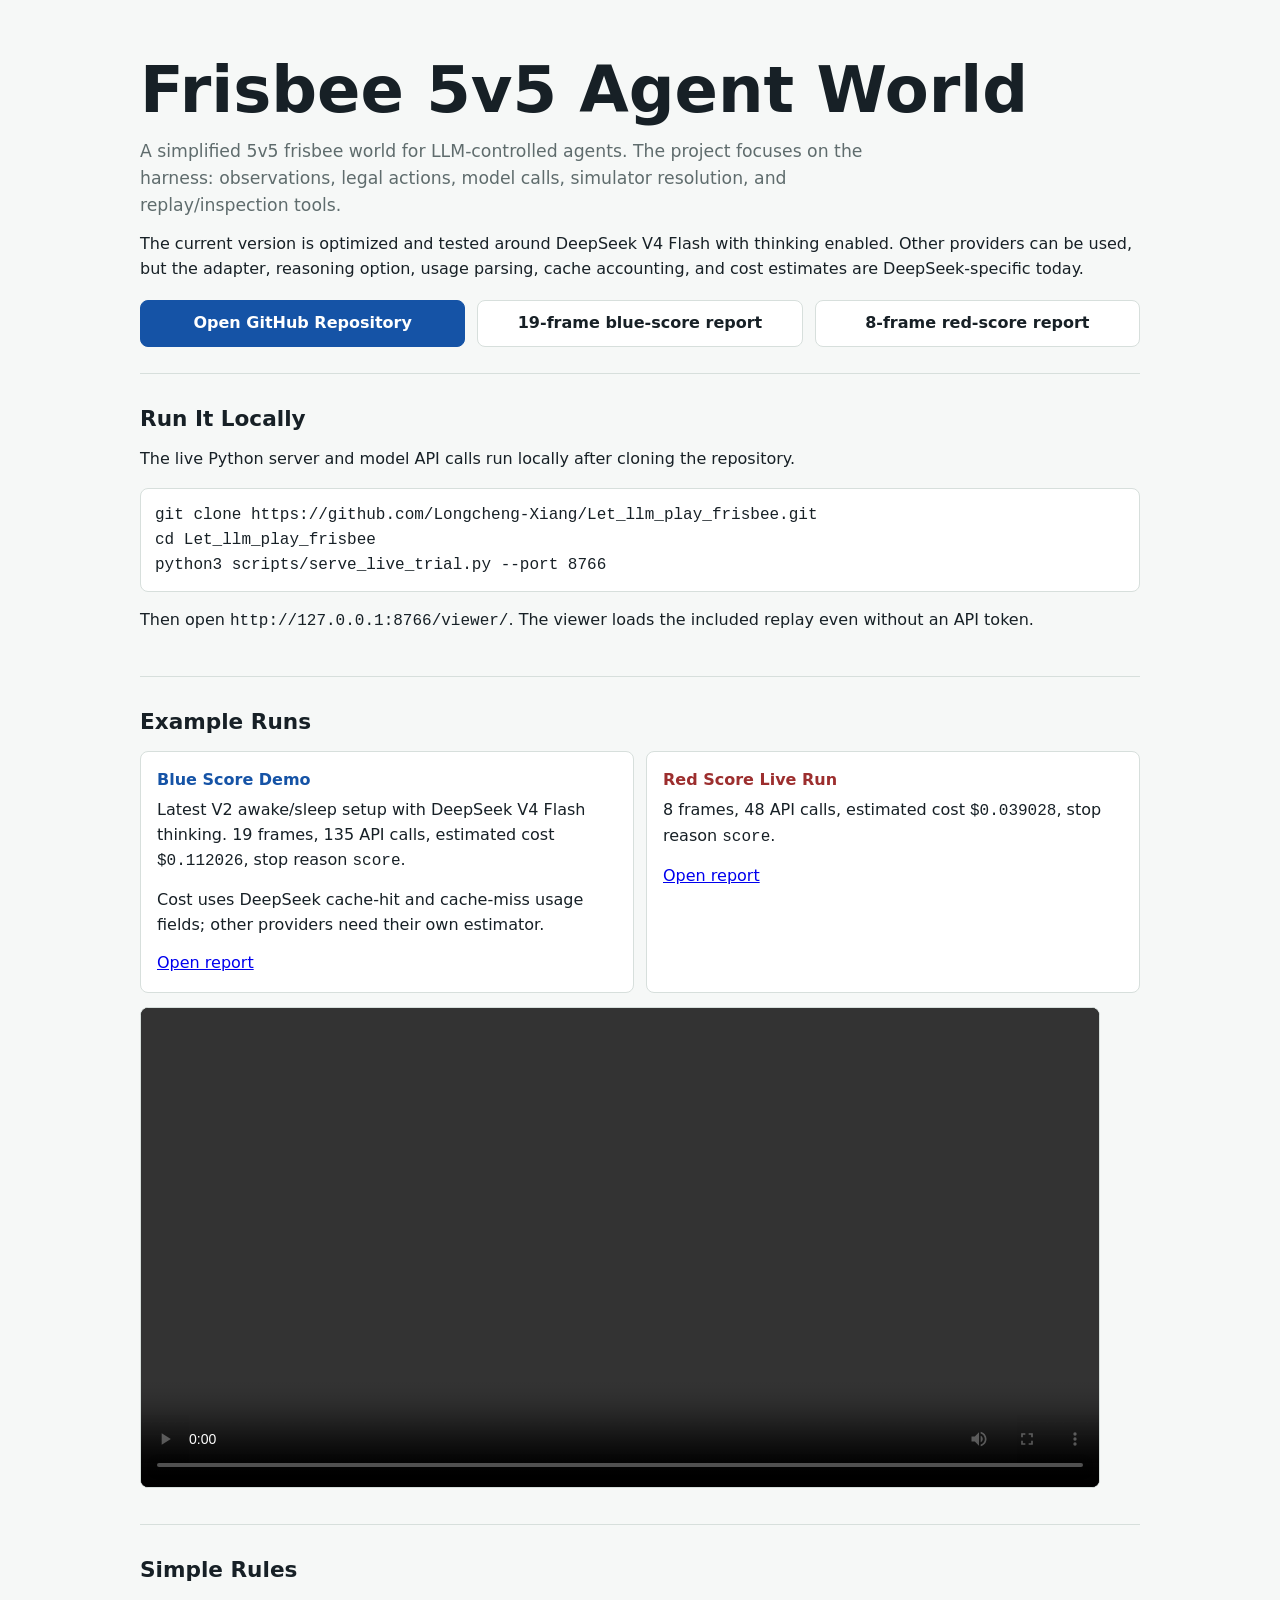
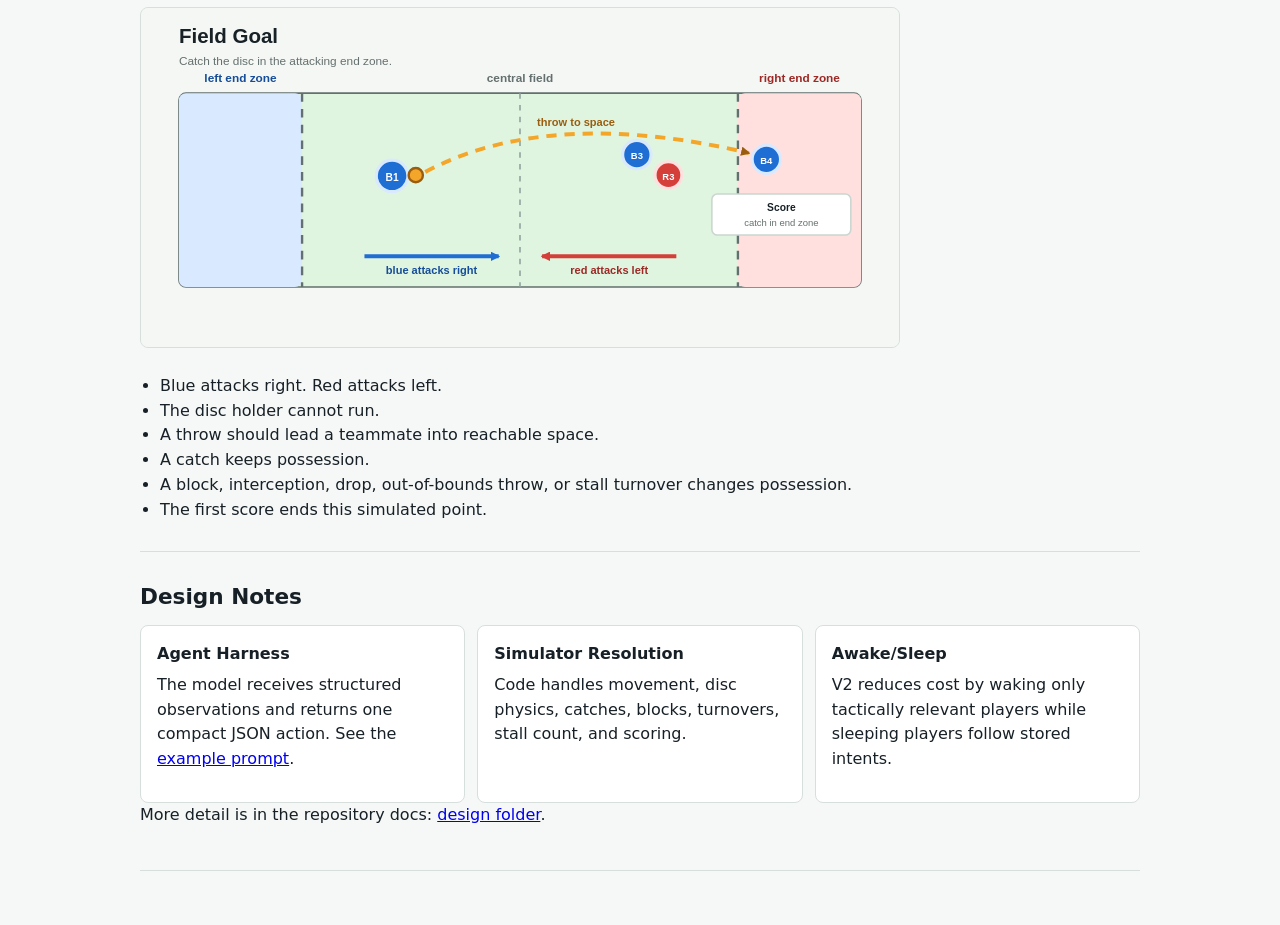
<file: docs/index.html>
<!doctype html>
<html lang="en">
  <head>
    <meta charset="utf-8" />
    <meta name="viewport" content="width=device-width, initial-scale=1" />
    <title>Frisbee 5v5 Agent World</title>
    <style>
      :root {
        color-scheme: light;
        --ink: #172026;
        --muted: #5f6c6d;
        --line: #d7dfdc;
        --blue: #1553a6;
        --red: #9c2e2e;
        --field: #e7f4e8;
        --panel: #ffffff;
      }

      * {
        box-sizing: border-box;
      }

      body {
        margin: 0;
        font-family: Inter, ui-sans-serif, system-ui, -apple-system, BlinkMacSystemFont, "Segoe UI", sans-serif;
        color: var(--ink);
        background: #f6f8f7;
        line-height: 1.55;
      }

      main {
        max-width: 1040px;
        margin: 0 auto;
        padding: 36px 20px 56px;
      }

      header {
        padding: 22px 0 26px;
        border-bottom: 1px solid var(--line);
      }

      h1 {
        margin: 0;
        font-size: clamp(2rem, 6vw, 4rem);
        line-height: 1;
        letter-spacing: 0;
      }

      h2 {
        margin: 0 0 12px;
        font-size: 1.35rem;
      }

      p {
        margin: 0 0 14px;
      }

      .lede {
        max-width: 760px;
        margin-top: 16px;
        color: var(--muted);
        font-size: 1.08rem;
      }

      section {
        padding: 28px 0;
        border-bottom: 1px solid var(--line);
      }

      .actions,
      .cards {
        display: grid;
        gap: 12px;
      }

      .actions {
        grid-template-columns: repeat(auto-fit, minmax(220px, 1fr));
        margin-top: 18px;
      }

      .button {
        display: inline-flex;
        align-items: center;
        justify-content: center;
        min-height: 46px;
        padding: 10px 14px;
        border: 1px solid var(--line);
        border-radius: 8px;
        background: var(--panel);
        color: var(--ink);
        font-weight: 750;
        text-decoration: none;
      }

      .button.primary {
        border-color: var(--blue);
        background: var(--blue);
        color: white;
      }

      .cards {
        grid-template-columns: repeat(auto-fit, minmax(260px, 1fr));
      }

      article {
        padding: 16px;
        border: 1px solid var(--line);
        border-radius: 8px;
        background: var(--panel);
      }

      article strong {
        display: block;
        margin-bottom: 6px;
      }

      code,
      pre {
        font-family: ui-monospace, SFMono-Regular, Menlo, Consolas, monospace;
      }

      pre {
        overflow-x: auto;
        padding: 14px;
        border: 1px solid var(--line);
        border-radius: 8px;
        background: #fff;
      }

      ul {
        margin: 0;
        padding-left: 20px;
      }

      video {
        width: 100%;
        max-width: 960px;
        margin-top: 14px;
        border: 1px solid var(--line);
        border-radius: 8px;
        background: #111;
      }

      .rule-figure {
        width: 100%;
        max-width: 760px;
        margin: 8px 0 18px;
        border: 1px solid var(--line);
        border-radius: 8px;
        background: var(--field);
      }

      .red {
        color: var(--red);
      }

      .blue {
        color: var(--blue);
      }
    </style>
  </head>
  <body>
    <main>
      <header>
        <h1>Frisbee 5v5 Agent World</h1>
        <p class="lede">
          A simplified 5v5 frisbee world for LLM-controlled agents. The project focuses on the harness:
          observations, legal actions, model calls, simulator resolution, and replay/inspection tools.
        </p>
        <p>
          The current version is optimized and tested around DeepSeek V4 Flash with thinking enabled. Other
          providers can be used, but the adapter, reasoning option, usage parsing, cache accounting, and cost
          estimates are DeepSeek-specific today.
        </p>
        <div class="actions">
          <a class="button primary" href="https://github.com/Longcheng-Xiang/Let_llm_play_frisbee">Open GitHub Repository</a>
          <a class="button" href="examples/final_demo_19f_score_report.html">19-frame blue-score report</a>
          <a class="button" href="examples/red_score_8f_live_report.html">8-frame red-score report</a>
        </div>
      </header>

      <section>
        <h2>Run It Locally</h2>
        <p>The live Python server and model API calls run locally after cloning the repository.</p>
        <pre><code>git clone https://github.com/Longcheng-Xiang/Let_llm_play_frisbee.git
cd Let_llm_play_frisbee
python3 scripts/serve_live_trial.py --port 8766</code></pre>
        <p>Then open <code>http://127.0.0.1:8766/viewer/</code>. The viewer loads the included replay even without an API token.</p>
      </section>

      <section id="example-runs">
        <h2>Example Runs</h2>
        <div class="cards">
          <article>
            <strong class="blue">Blue Score Demo</strong>
            <p>Latest V2 awake/sleep setup with DeepSeek V4 Flash thinking. 19 frames, 135 API calls, estimated cost <code>$0.112026</code>, stop reason <code>score</code>.</p>
            <p>Cost uses DeepSeek cache-hit and cache-miss usage fields; other providers need their own estimator.</p>
            <a href="examples/final_demo_19f_score_report.html">Open report</a>
          </article>
          <article>
            <strong class="red">Red Score Live Run</strong>
            <p>8 frames, 48 API calls, estimated cost <code>$0.039028</code>, stop reason <code>score</code>.</p>
            <a href="examples/red_score_8f_live_report.html">Open report</a>
          </article>
        </div>
        <video controls preload="metadata">
          <source src="media/frisbee-project-demo-video.mp4" type="video/mp4" />
        </video>
      </section>

      <section>
        <h2>Simple Rules</h2>
        <img class="rule-figure" src="assets/simple_rules_field.svg" alt="Frisbee field with blue attacking right and red attacking left" />
        <ul>
          <li>Blue attacks right. Red attacks left.</li>
          <li>The disc holder cannot run.</li>
          <li>A throw should lead a teammate into reachable space.</li>
          <li>A catch keeps possession.</li>
          <li>A block, interception, drop, out-of-bounds throw, or stall turnover changes possession.</li>
          <li>The first score ends this simulated point.</li>
        </ul>
      </section>

      <section>
        <h2>Design Notes</h2>
        <div class="cards">
          <article>
            <strong>Agent Harness</strong>
            <p>The model receives structured observations and returns one compact JSON action. See the <a href="https://github.com/Longcheng-Xiang/Let_llm_play_frisbee/blob/main/docs/design/example_prompt.md">example prompt</a>.</p>
          </article>
          <article>
            <strong>Simulator Resolution</strong>
            <p>Code handles movement, disc physics, catches, blocks, turnovers, stall count, and scoring.</p>
          </article>
          <article>
            <strong>Awake/Sleep</strong>
            <p>V2 reduces cost by waking only tactically relevant players while sleeping players follow stored intents.</p>
          </article>
        </div>
        <p>
          More detail is in the repository docs:
          <a href="https://github.com/Longcheng-Xiang/Let_llm_play_frisbee/tree/main/docs/design">design folder</a>.
        </p>
      </section>
    </main>
  </body>
</html>
</file>
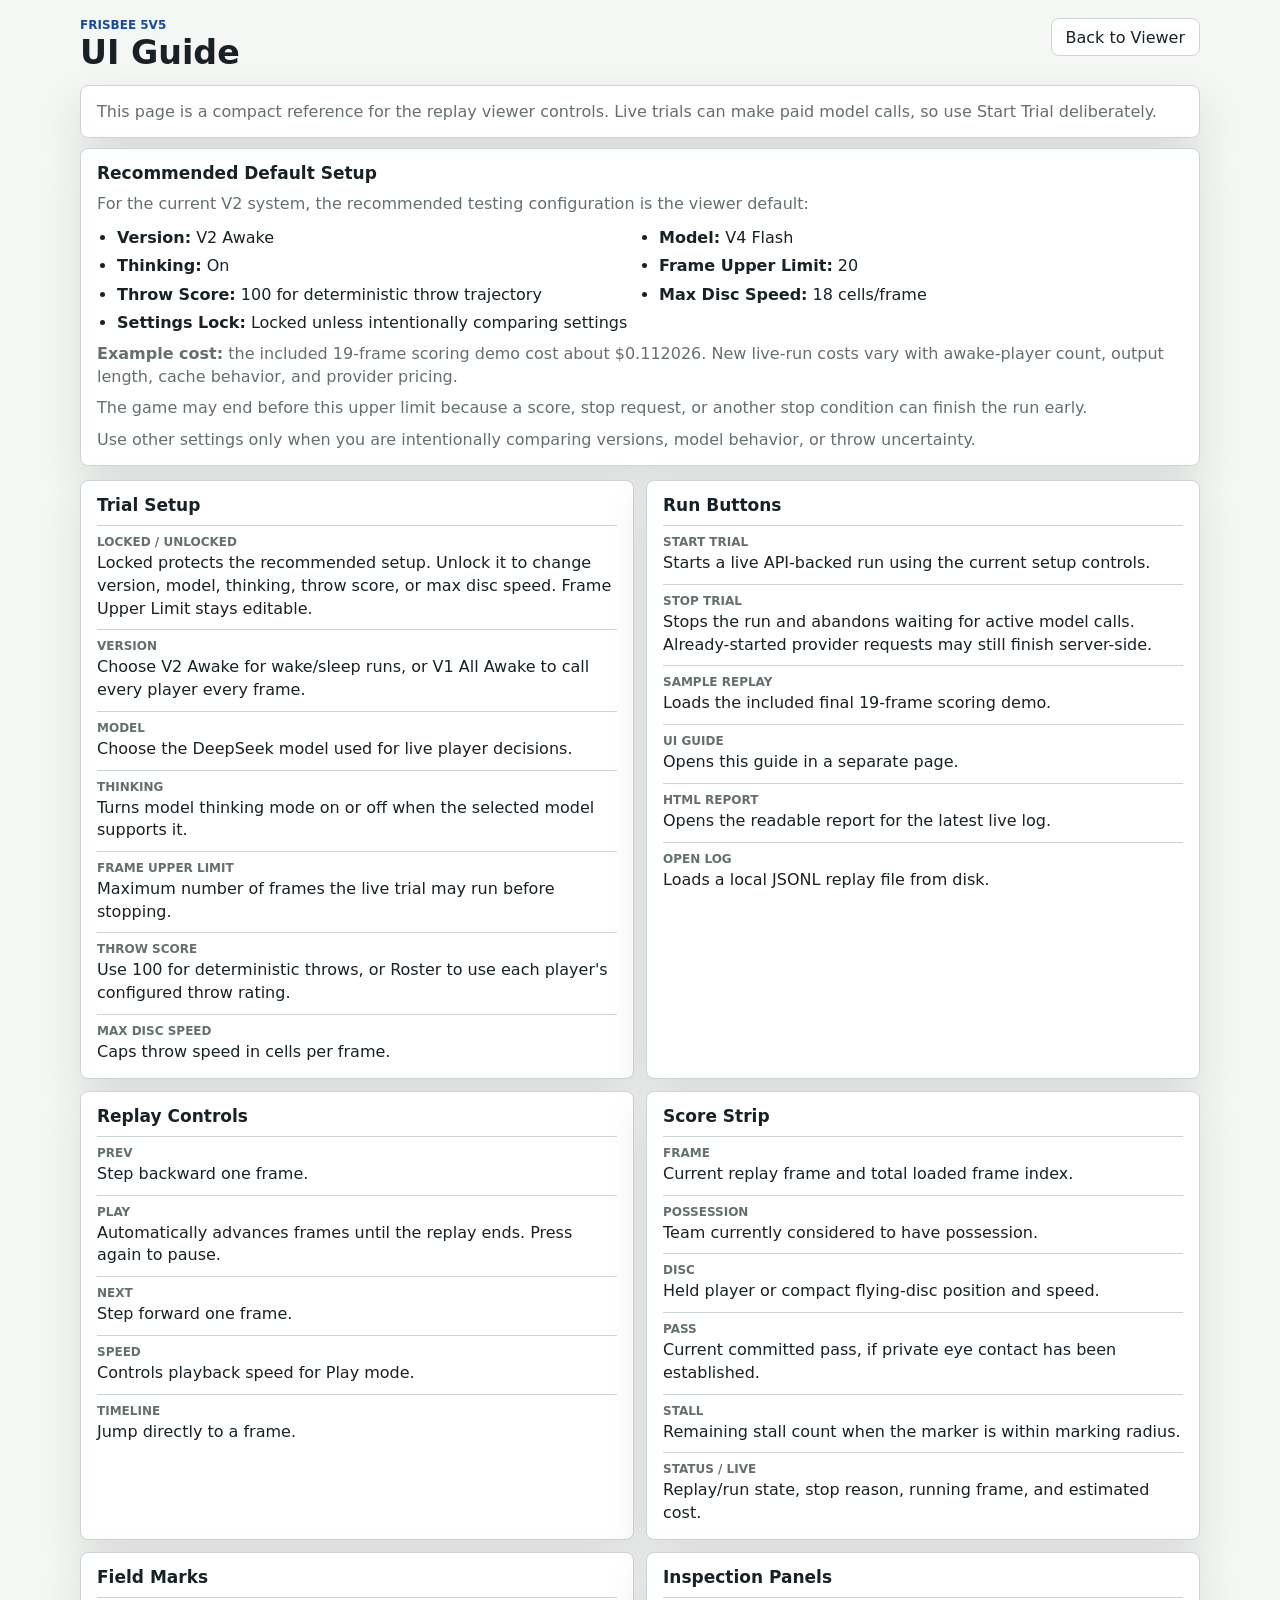
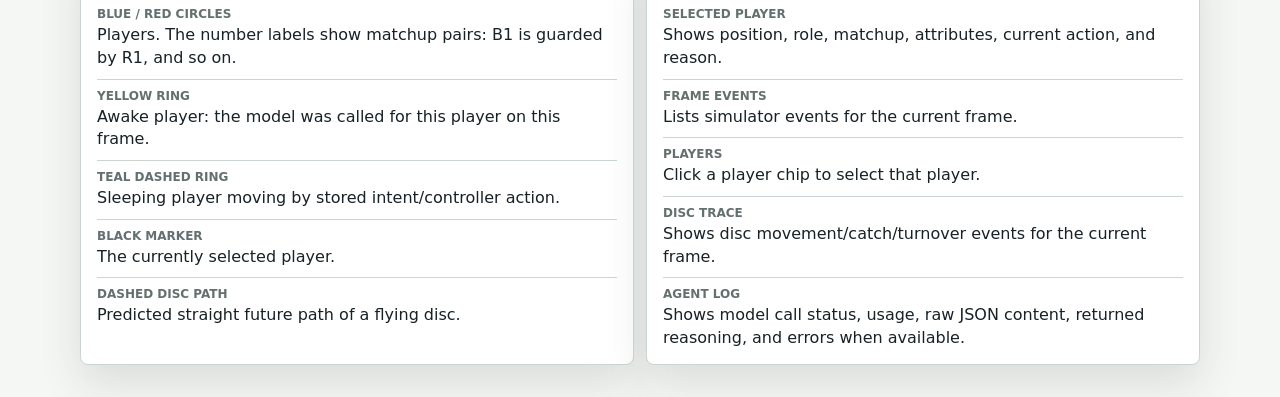
<file: viewer/ui-guide.html>
<!doctype html>
<html lang="en">
  <head>
    <meta charset="utf-8" />
    <meta name="viewport" content="width=device-width, initial-scale=1" />
    <title>Frisbee 5v5 UI Guide</title>
    <link rel="stylesheet" href="./styles.css?v=submission-1" />
  </head>
  <body>
    <main class="guide-shell">
      <header class="guide-header">
        <div>
          <p class="eyebrow">Frisbee 5v5</p>
          <h1>UI Guide</h1>
        </div>
        <a class="button-link" href="./">Back to Viewer</a>
      </header>

      <section class="guide-intro">
        <p>This page is a compact reference for the replay viewer controls. Live trials can make paid model calls, so use Start Trial deliberately.</p>
      </section>

      <section class="guide-recommended" aria-label="Recommended default configuration">
        <h2>Recommended Default Setup</h2>
        <p>For the current V2 system, the recommended testing configuration is the viewer default:</p>
        <ul>
          <li><strong>Version:</strong> V2 Awake</li>
          <li><strong>Model:</strong> V4 Flash</li>
          <li><strong>Thinking:</strong> On</li>
          <li><strong>Frame Upper Limit:</strong> 20</li>
          <li><strong>Throw Score:</strong> 100 for deterministic throw trajectory</li>
          <li><strong>Max Disc Speed:</strong> 18 cells/frame</li>
          <li><strong>Settings Lock:</strong> Locked unless intentionally comparing settings</li>
        </ul>
        <p><strong>Example cost:</strong> the included 19-frame scoring demo cost about $0.112026. New live-run costs vary with awake-player count, output length, cache behavior, and provider pricing.</p>
        <p>The game may end before this upper limit because a score, stop request, or another stop condition can finish the run early.</p>
        <p>Use other settings only when you are intentionally comparing versions, model behavior, or throw uncertainty.</p>
      </section>

      <section class="guide-grid" aria-label="Viewer controls">
        <article class="guide-section">
          <h2>Trial Setup</h2>
          <dl class="guide-list">
            <div><dt>Locked / Unlocked</dt><dd>Locked protects the recommended setup. Unlock it to change version, model, thinking, throw score, or max disc speed. Frame Upper Limit stays editable.</dd></div>
            <div><dt>Version</dt><dd>Choose V2 Awake for wake/sleep runs, or V1 All Awake to call every player every frame.</dd></div>
            <div><dt>Model</dt><dd>Choose the DeepSeek model used for live player decisions.</dd></div>
            <div><dt>Thinking</dt><dd>Turns model thinking mode on or off when the selected model supports it.</dd></div>
            <div><dt>Frame Upper Limit</dt><dd>Maximum number of frames the live trial may run before stopping.</dd></div>
            <div><dt>Throw Score</dt><dd>Use 100 for deterministic throws, or Roster to use each player's configured throw rating.</dd></div>
            <div><dt>Max Disc Speed</dt><dd>Caps throw speed in cells per frame.</dd></div>
          </dl>
        </article>

        <article class="guide-section">
          <h2>Run Buttons</h2>
          <dl class="guide-list">
            <div><dt>Start Trial</dt><dd>Starts a live API-backed run using the current setup controls.</dd></div>
            <div><dt>Stop Trial</dt><dd>Stops the run and abandons waiting for active model calls. Already-started provider requests may still finish server-side.</dd></div>
            <div><dt>Sample Replay</dt><dd>Loads the included final 19-frame scoring demo.</dd></div>
            <div><dt>UI Guide</dt><dd>Opens this guide in a separate page.</dd></div>
            <div><dt>HTML Report</dt><dd>Opens the readable report for the latest live log.</dd></div>
            <div><dt>Open Log</dt><dd>Loads a local JSONL replay file from disk.</dd></div>
          </dl>
        </article>

        <article class="guide-section">
          <h2>Replay Controls</h2>
          <dl class="guide-list">
            <div><dt>Prev</dt><dd>Step backward one frame.</dd></div>
            <div><dt>Play</dt><dd>Automatically advances frames until the replay ends. Press again to pause.</dd></div>
            <div><dt>Next</dt><dd>Step forward one frame.</dd></div>
            <div><dt>Speed</dt><dd>Controls playback speed for Play mode.</dd></div>
            <div><dt>Timeline</dt><dd>Jump directly to a frame.</dd></div>
          </dl>
        </article>

        <article class="guide-section">
          <h2>Score Strip</h2>
          <dl class="guide-list">
            <div><dt>Frame</dt><dd>Current replay frame and total loaded frame index.</dd></div>
            <div><dt>Possession</dt><dd>Team currently considered to have possession.</dd></div>
            <div><dt>Disc</dt><dd>Held player or compact flying-disc position and speed.</dd></div>
            <div><dt>Pass</dt><dd>Current committed pass, if private eye contact has been established.</dd></div>
            <div><dt>Stall</dt><dd>Remaining stall count when the marker is within marking radius.</dd></div>
            <div><dt>Status / Live</dt><dd>Replay/run state, stop reason, running frame, and estimated cost.</dd></div>
          </dl>
        </article>

        <article class="guide-section">
          <h2>Field Marks</h2>
          <dl class="guide-list">
            <div><dt>Blue / Red Circles</dt><dd>Players. The number labels show matchup pairs: B1 is guarded by R1, and so on.</dd></div>
            <div><dt>Yellow Ring</dt><dd>Awake player: the model was called for this player on this frame.</dd></div>
            <div><dt>Teal Dashed Ring</dt><dd>Sleeping player moving by stored intent/controller action.</dd></div>
            <div><dt>Black Marker</dt><dd>The currently selected player.</dd></div>
            <div><dt>Dashed Disc Path</dt><dd>Predicted straight future path of a flying disc.</dd></div>
          </dl>
        </article>

        <article class="guide-section">
          <h2>Inspection Panels</h2>
          <dl class="guide-list">
            <div><dt>Selected Player</dt><dd>Shows position, role, matchup, attributes, current action, and reason.</dd></div>
            <div><dt>Frame Events</dt><dd>Lists simulator events for the current frame.</dd></div>
            <div><dt>Players</dt><dd>Click a player chip to select that player.</dd></div>
            <div><dt>Disc Trace</dt><dd>Shows disc movement/catch/turnover events for the current frame.</dd></div>
            <div><dt>Agent Log</dt><dd>Shows model call status, usage, raw JSON content, returned reasoning, and errors when available.</dd></div>
          </dl>
        </article>
      </section>
    </main>
  </body>
</html>
</file>
<file: viewer/styles.css>
:root {
  color-scheme: light;
  --bg: #f5f7f4;
  --panel: #ffffff;
  --panel-soft: #f9fbf7;
  --ink: #172126;
  --muted: #64706f;
  --line: #cbd6d0;
  --field: #dff5df;
  --field-deep: #c8ebd0;
  --left-zone: #d9e9ff;
  --right-zone: #ffe0df;
  --blue: #1f6ed4;
  --blue-dark: #164d9a;
  --red: #d43f3a;
  --red-dark: #9d2926;
  --disc: #f4a62a;
  --disc-dark: #9a5d0f;
  --selected: #141f2a;
  --awake: #f3b51b;
  --awake-dark: #704a00;
  --intent: #0f8f8c;
  --intent-dark: #075f66;
  --shadow: 0 18px 44px rgba(22, 34, 42, 0.12);
  font-family:
    Inter, ui-sans-serif, system-ui, -apple-system, BlinkMacSystemFont, "Segoe UI", sans-serif;
}

* {
  box-sizing: border-box;
}

body {
  margin: 0;
  min-height: 100vh;
  background: var(--bg);
  color: var(--ink);
}

button,
select,
input,
.file-button,
.button-link {
  min-height: 38px;
  border: 1px solid var(--line);
  border-radius: 8px;
  background: var(--panel);
  color: var(--ink);
  font: inherit;
}

button,
.file-button,
.button-link {
  display: inline-flex;
  align-items: center;
  justify-content: center;
  padding: 0 14px;
  cursor: pointer;
  text-decoration: none;
}

button:hover,
.file-button:hover,
.button-link:hover,
select:hover {
  border-color: #8fb0a2;
}

button:active {
  transform: translateY(1px);
}

button.primary-action {
  border-color: var(--blue-dark);
  background: var(--blue);
  color: #ffffff;
  font-weight: 800;
}

button.primary-action:hover {
  border-color: #0f3d7a;
  background: var(--blue-dark);
}

button.danger-action {
  border-color: var(--red-dark);
  background: var(--red);
  color: #ffffff;
  font-weight: 800;
}

button.danger-action:hover {
  border-color: #7a1e1b;
  background: var(--red-dark);
}

button:disabled,
button:disabled:hover {
  border-color: var(--line);
  background: #edf1ee;
  color: #8a9694;
  cursor: not-allowed;
}

button:disabled:active {
  transform: none;
}

button.lock-toggle {
  min-width: 90px;
  border-color: #8aa09a;
  background: #eef4ef;
  color: var(--muted);
  font-size: 12px;
  font-weight: 800;
  text-transform: uppercase;
}

button.lock-toggle.locked {
  border-color: #8aa09a;
  background: #e7eee9;
  color: #495655;
}

button.lock-toggle.unlocked {
  border-color: #8fb0a2;
  background: #ffffff;
  color: var(--blue-dark);
}

select {
  padding: 0 10px;
}

input {
  width: 72px;
  padding: 0 10px;
}

select:disabled,
input:disabled {
  border-color: #d8e0dc;
  background: #edf1ee;
  color: #7c8987;
  opacity: 1;
}

.file-button input {
  position: absolute;
  inline-size: 1px;
  block-size: 1px;
  opacity: 0;
  pointer-events: none;
}

.app-shell {
  width: min(1880px, calc(100vw - 28px));
  margin: 0 auto;
  padding: 8px 0 24px;
}

.guide-shell {
  width: min(1120px, calc(100vw - 28px));
  margin: 0 auto;
  padding: 18px 0 32px;
}

.topbar {
  display: grid;
  grid-template-columns: max-content minmax(0, 1fr);
  align-items: start;
  gap: 18px;
  padding: 0 0 8px;
}

.brand-block {
  min-width: 156px;
}

.eyebrow {
  margin: 0 0 4px;
  color: var(--blue-dark);
  font-size: 12px;
  font-weight: 800;
  letter-spacing: 0;
  text-transform: uppercase;
}

h1,
h2,
p {
  margin: 0;
}

h1 {
  font-size: clamp(26px, 2.6vw, 36px);
  line-height: 1.05;
  white-space: nowrap;
}

h2 {
  font-size: 17px;
  line-height: 1.2;
}

.top-actions,
.transport,
.field-toolbar,
.timeline-row,
.section-heading,
.compact-control {
  display: flex;
  align-items: center;
  gap: 8px;
}

.top-actions,
.transport {
  flex-wrap: wrap;
}

.top-actions {
  min-width: 0;
  justify-content: flex-end;
}

.guide-header {
  display: flex;
  align-items: flex-start;
  justify-content: space-between;
  gap: 16px;
  margin-bottom: 14px;
}

.guide-intro,
.guide-recommended,
.guide-section {
  border: 1px solid var(--line);
  border-radius: 8px;
  background: var(--panel);
  box-shadow: var(--shadow);
}

.guide-intro,
.guide-recommended {
  padding: 14px 16px;
}

.guide-intro {
  color: var(--muted);
  line-height: 1.45;
  margin-bottom: 10px;
}

.guide-recommended {
  margin-bottom: 14px;
}

.guide-recommended p {
  margin-top: 8px;
  color: var(--muted);
  line-height: 1.45;
}

.guide-recommended ul {
  display: grid;
  grid-template-columns: repeat(2, minmax(220px, 1fr));
  gap: 7px 18px;
  margin: 12px 0 0;
  padding-left: 20px;
}

.guide-recommended li {
  line-height: 1.35;
}

.guide-grid {
  display: grid;
  grid-template-columns: repeat(2, minmax(0, 1fr));
  gap: 12px;
}

.guide-section {
  padding: 14px 16px;
}

.guide-list {
  display: grid;
  gap: 9px;
  margin: 10px 0 0;
}

.guide-list div {
  border-top: 1px solid var(--line);
  padding-top: 9px;
}

.guide-list dt {
  color: var(--muted);
  font-size: 12px;
  font-weight: 800;
  text-transform: uppercase;
}

.guide-list dd {
  margin: 3px 0 0;
  line-height: 1.42;
}

.compact-control {
  color: var(--muted);
  font-size: 12px;
  font-weight: 800;
  text-transform: uppercase;
  white-space: nowrap;
}

.compact-control small {
  color: var(--muted);
  font-size: 11px;
  font-weight: 700;
  text-transform: none;
}

.disc-speed-control input {
  width: 66px;
}

.score-strip {
  display: grid;
  grid-template-columns:
    minmax(80px, 0.75fr)
    minmax(104px, 0.9fr)
    minmax(150px, 1.35fr)
    minmax(120px, 1.1fr)
    minmax(126px, 1.2fr)
    minmax(116px, 1fr)
    minmax(220px, 2.05fr);
  gap: 8px;
  margin-bottom: 10px;
}

.score-strip > div,
.field-panel,
.side-panel,
.bottom-panel > section {
  border: 1px solid var(--line);
  border-radius: 8px;
  background: var(--panel);
  box-shadow: var(--shadow);
}

.score-strip > div {
  min-width: 0;
  height: 76px;
  overflow: hidden;
  padding: 8px 11px;
}

.score-strip span,
.details dt {
  display: block;
  color: var(--muted);
  font-size: 11px;
  font-weight: 700;
  text-transform: uppercase;
}

.score-strip strong {
  display: block;
  margin-top: 5px;
  font-size: clamp(13px, 1.15vw, 16px);
  line-height: 1.22;
  overflow: hidden;
  overflow-wrap: anywhere;
  white-space: normal;
}

.layout {
  display: grid;
  grid-template-columns: 1fr;
  gap: 12px;
  align-items: start;
}

.field-panel {
  padding: 10px;
}

.field-toolbar {
  justify-content: space-between;
  margin-bottom: 10px;
}

.speed-control {
  display: inline-flex;
  align-items: center;
  gap: 8px;
  color: var(--muted);
  font-size: 13px;
  font-weight: 700;
  text-transform: uppercase;
}

.timeline-row {
  margin-bottom: 12px;
}

.field-legend {
  display: flex;
  flex-wrap: wrap;
  align-items: center;
  gap: 8px 14px;
  margin: 0 0 10px;
  color: var(--muted);
  font-size: 12px;
  font-weight: 700;
}

.field-legend span {
  display: inline-flex;
  align-items: center;
  gap: 6px;
  min-height: 18px;
  white-space: nowrap;
}

.legend-ring {
  display: inline-block;
  width: 13px;
  height: 13px;
  border-radius: 999px;
}

.legend-marker {
  display: inline-block;
  width: 8px;
  height: 8px;
  border-radius: 999px;
}

.legend-selected-marker {
  background: var(--selected);
  box-shadow: 0 0 0 1px #ffffff, 0 0 0 2px var(--selected);
}

.legend-awake {
  border: 2px solid var(--awake);
}

.legend-intent {
  border: 2px dashed var(--intent);
}

.legend-line {
  display: inline-block;
  width: 24px;
  height: 0;
  border-top: 2px solid currentColor;
}

.legend-selected {
  color: var(--selected);
}

.legend-disc {
  color: var(--disc-dark);
  border-top-style: dashed;
}

#timeline {
  width: 100%;
  accent-color: var(--blue);
}

.field-wrap {
  width: 100%;
  background: #eef5ed;
  border: 1px solid var(--line);
  border-radius: 8px;
  padding: 6px;
  overflow: hidden;
}

#field-svg {
  display: block;
  width: 100%;
  aspect-ratio: 210 / 82;
  height: auto;
}

.side-panel,
.bottom-panel > section {
  padding: 14px;
}

.side-panel {
  display: grid;
  grid-template-columns: minmax(320px, 0.85fr) minmax(420px, 1.15fr);
  gap: 12px;
  align-items: stretch;
}

.panel-section {
  min-width: 0;
}

.side-panel > .panel-section {
  display: flex;
  flex-direction: column;
}

.section-heading {
  justify-content: space-between;
  margin-bottom: 8px;
}

.details {
  margin: 0;
  display: grid;
  gap: 10px;
}

.details div {
  padding-top: 10px;
  border-top: 1px solid var(--line);
}

.details dd {
  margin: 4px 0 0;
  color: var(--ink);
  line-height: 1.35;
  overflow-wrap: anywhere;
}

.event-list {
  margin: 10px 0 0;
  padding-left: 20px;
  display: grid;
  gap: 7px;
  overflow: visible;
}

.event-list li {
  line-height: 1.32;
  overflow-wrap: anywhere;
}

.bottom-panel {
  display: grid;
  grid-template-columns: minmax(0, 1.2fr) minmax(300px, 0.8fr);
  gap: 12px;
  margin-top: 12px;
}

.player-table {
  display: grid;
  grid-template-columns: repeat(5, minmax(130px, 1fr));
  gap: 8px;
  margin-top: 10px;
}

.player-chip {
  border: 1px solid var(--line);
  border-radius: 8px;
  background: var(--panel-soft);
  padding: 9px 10px;
  cursor: pointer;
}

.player-chip.selected {
  outline: 2px solid var(--selected);
  outline-offset: 1px;
}

.player-chip.runtime-awake {
  border-color: var(--awake);
  background: #fff9df;
}

.player-chip.runtime-intent {
  border-color: var(--intent);
  border-style: dashed;
  background: #ecfbfa;
}

.player-chip strong {
  display: flex;
  justify-content: space-between;
  gap: 8px;
  font-size: 14px;
}

.player-chip span {
  display: block;
  color: var(--muted);
  margin-top: 4px;
  font-size: 12px;
}

.trace-summary {
  margin-top: 10px;
  color: var(--muted);
  line-height: 1.45;
}

.agent-log-panel {
  grid-column: 1 / -1;
}

.mini-status {
  color: var(--muted);
  font-size: 13px;
  line-height: 1.3;
  text-align: right;
}

.live-agent-status {
  display: grid;
  grid-template-columns: repeat(5, minmax(130px, 1fr));
  gap: 8px;
  margin-top: 10px;
}

.live-agent-pill {
  border: 1px solid var(--line);
  border-radius: 8px;
  background: var(--panel-soft);
  padding: 8px 10px;
}

.live-agent-pill.thinking {
  border-color: #dbb35b;
  background: #fff8df;
}

.live-agent-pill.done {
  border-color: #8fc49a;
  background: #eef9f0;
}

.live-agent-pill.error {
  border-color: #e3a4a0;
  background: #fff1ee;
}

.live-agent-pill.cancelled {
  border-color: #a9b4b2;
  background: #f1f4f3;
}

.live-agent-pill strong,
.agent-card h3 {
  display: flex;
  justify-content: space-between;
  gap: 10px;
  font-size: 14px;
}

.live-agent-pill span {
  display: block;
  margin-top: 4px;
  color: var(--muted);
  font-size: 12px;
}

.agent-log {
  display: grid;
  grid-template-columns: repeat(5, minmax(180px, 1fr));
  gap: 10px;
  margin-top: 12px;
}

.agent-card {
  min-height: 230px;
  border: 1px solid var(--line);
  border-radius: 8px;
  background: var(--panel-soft);
  padding: 10px;
  cursor: pointer;
}

.agent-card.selected {
  outline: 2px solid var(--selected);
  outline-offset: 1px;
}

.agent-card.error {
  border-color: #d99691;
  background: #fff2f0;
}

.agent-card .status-row,
.agent-card .metric-row {
  display: flex;
  flex-wrap: wrap;
  gap: 6px;
  margin-top: 8px;
}

.agent-card .status-row span,
.agent-card .metric-row span {
  border: 1px solid var(--line);
  border-radius: 999px;
  background: rgba(255, 255, 255, 0.72);
  color: var(--muted);
  padding: 3px 7px;
  font-size: 12px;
}

.agent-card p {
  margin-top: 10px;
  color: var(--ink);
  font-size: 13px;
  line-height: 1.45;
  overflow-wrap: anywhere;
}

.agent-card details {
  margin-top: 9px;
}

.agent-card summary {
  color: var(--muted);
  cursor: pointer;
  font-size: 12px;
  font-weight: 800;
  text-transform: uppercase;
}

.agent-card pre {
  max-height: 180px;
  margin: 8px 0 0;
  overflow: auto;
  border: 1px solid var(--line);
  border-radius: 8px;
  background: #101418;
  color: #eef8ee;
  padding: 8px;
  font-size: 12px;
  line-height: 1.35;
  white-space: pre-wrap;
  overflow-wrap: anywhere;
}

.svg-label {
  font-size: 1.45px;
  font-weight: 800;
  text-anchor: middle;
  dominant-baseline: central;
  fill: #ffffff;
  pointer-events: none;
}

.svg-player {
  cursor: pointer;
}

.svg-player circle {
  stroke-width: 0.28;
}

.runtime-ring {
  fill: none;
  pointer-events: none;
}

.selected-marker {
  fill: var(--selected);
  stroke: #ffffff;
  stroke-width: 0.18;
  pointer-events: none;
}

.svg-player.runtime-awake .runtime-ring {
  stroke: var(--awake);
  stroke-width: 0.38;
  opacity: 0.96;
}

.svg-player.runtime-intent .runtime-ring {
  stroke: var(--intent);
  stroke-dasharray: 0.8 0.7;
  stroke-width: 0.32;
  opacity: 0.92;
}

@media (max-width: 1180px) {
  .score-strip {
    grid-template-columns: repeat(4, minmax(0, 1fr));
  }

  .bottom-panel {
    grid-template-columns: 1fr;
  }

  .side-panel {
    grid-template-columns: 1fr;
  }

  .player-table {
    grid-template-columns: repeat(2, minmax(130px, 1fr));
  }

  .live-agent-status,
  .agent-log {
    grid-template-columns: repeat(2, minmax(160px, 1fr));
  }

  .guide-grid {
    grid-template-columns: 1fr;
  }
}

@media (max-width: 760px) {
  .app-shell {
    width: min(100vw - 18px, 1880px);
    padding-top: 10px;
  }

  .topbar,
  .score-strip {
    grid-template-columns: 1fr;
  }

  .guide-header {
    align-items: stretch;
    flex-direction: column;
  }

  .guide-recommended ul {
    grid-template-columns: 1fr;
  }

  .field-toolbar {
    align-items: stretch;
    flex-direction: column;
  }

  .transport {
    display: grid;
    grid-template-columns: repeat(3, 1fr);
  }

  .speed-control {
    justify-content: space-between;
  }

  #field-svg {
    min-height: 380px;
  }

  .player-table {
    grid-template-columns: 1fr;
  }

  .live-agent-status,
  .agent-log {
    grid-template-columns: 1fr;
  }
}
</file>
